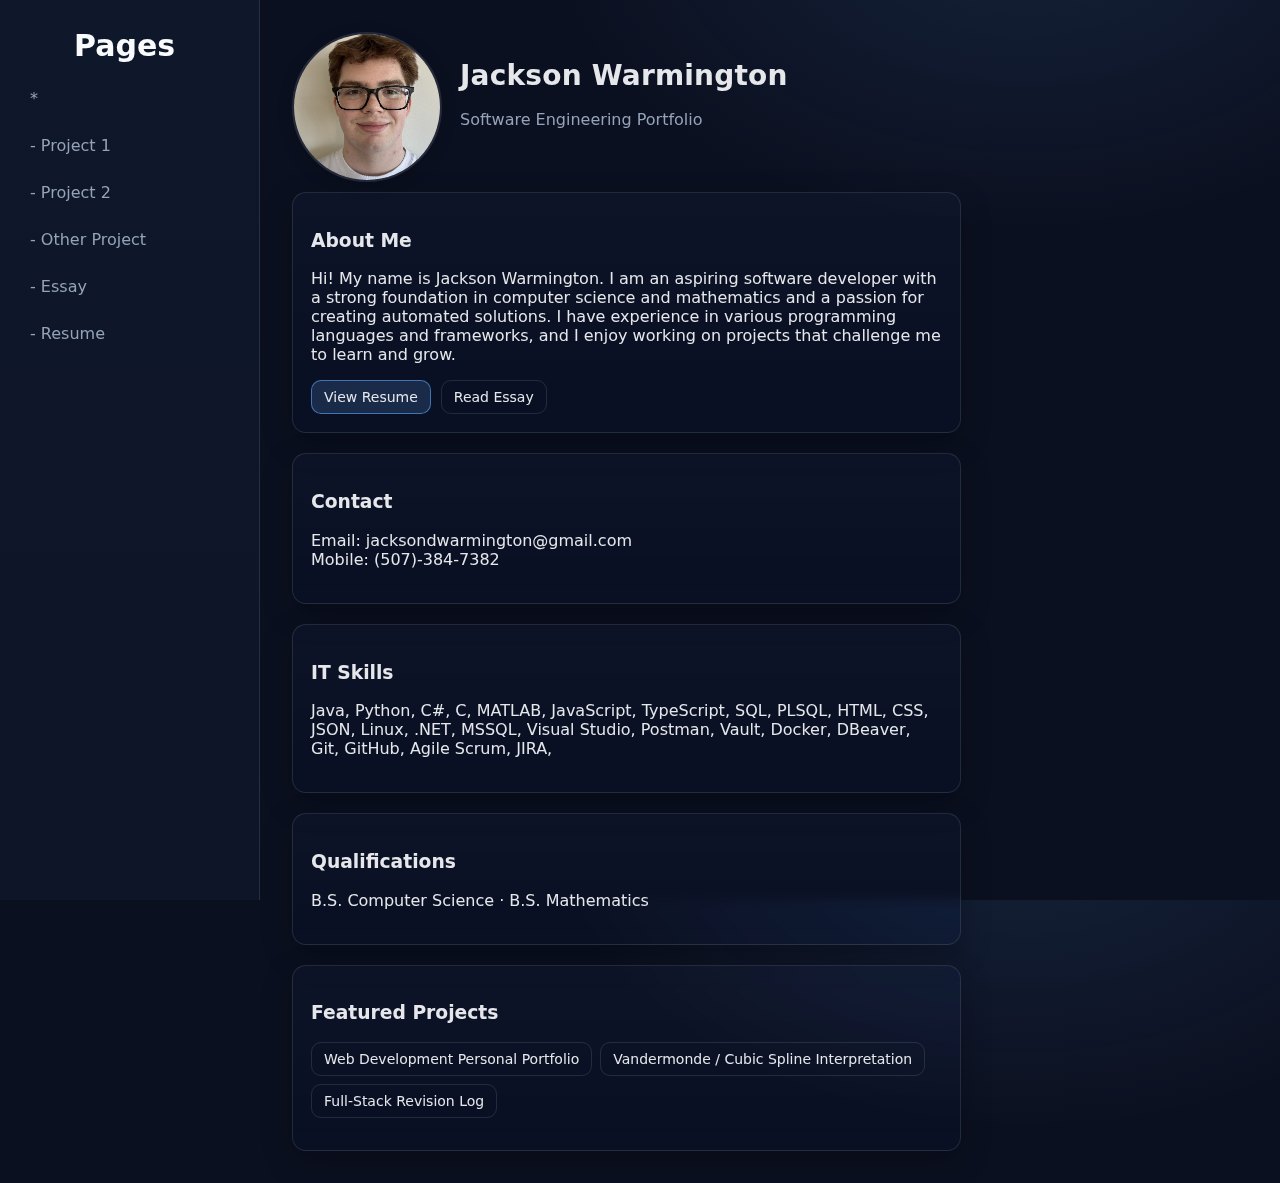
<file: index.html>
<!DOCTYPE html>
<html lang="en">
  <head>
    <meta charset="UTF-8" />
    <!-- link to style sheet -->
    <link rel="stylesheet" href="CSS/portfolio.css" />
    <meta name="viewport" content="width=device-width, initial-scale=1.0" />
    <title>Portfolio</title>
  </head>

  <body>
    <!-- Hamburger button + overlay (mobile only) -->
    <button
      id="hamburger"
      class="hamburger"
      aria-label="Open menu"
      aria-controls="main-nav"
      aria-expanded="false"
    >
      <span class="hamburger-bar"></span>
      <span class="hamburger-bar"></span>
      <span class="hamburger-bar"></span>
    </button>
    <div id="nav-overlay" class="nav-overlay" hidden></div>

    <!-- LEFT Column: Fixed navigation menu -->
    <div class="left">
      <nav id="main-nav" aria-label="Main navigation">
        <h2>Pages</h2>
        <ul class="nav">
          <li><a href="index.html">*</a></li>
          <li><a href="project1.html"> - Project 1</a></li>
          <li><a href="project2.html"> - Project 2</a></li>
          <li><a href="project3.html"> - Other Project</a></li>
          <li><a href="essay.html"> - Essay</a></li>
          <li><a href="resume.html"> - Resume</a></li>
        </ul>
      </nav>
    </div>

    <!-- RIGHT Column: page content -->
    <div class="right">
      <!-- Row for profile pic and title -->
      <div class="hero-row">
        <img
          class="hero-avatar"
          src="Images/Jackson_Headshot.jpg"
          alt="Profile"
        />
        <div>
          <h1 class="page-title">Jackson Warmington <br /></h1>
          <p class="page-subtitle">Software Engineering Portfolio</p>
        </div>
      </div>

      <!-- Create a grid container for the project cards (appears below hero-row since it is below it in html) -->
      <div class="projects-grid">
        <!-- Grid item -->
        <div class="project-card">
          <h3>About Me</h3>
          <p>
            Hi! My name is Jackson Warmington. I am an aspiring software
            developer with a strong foundation in computer science and
            mathematics and a passion for creating automated solutions. I have
            experience in various programming languages and frameworks, and I
            enjoy working on projects that challenge me to learn and grow.
          </p>
          <div class="card-actions">
            <a class="btn primary" href="resume.html">View Resume</a>
            <a class="btn" href="essay.html">Read Essay</a>
          </div>
        </div>

        <div class="project-card">
          <h3>Contact</h3>
          <p>Email: jacksondwarmington@gmail.com<br />Mobile: (507)-384-7382</p>
        </div>

        <div class="project-card">
          <h3>IT Skills</h3>
          <p>
            Java, Python, C#, C, MATLAB, JavaScript, TypeScript, SQL, PLSQL,
            HTML, CSS, JSON, Linux, .NET, MSSQL, Visual Studio, Postman, Vault,
            Docker, DBeaver, Git, GitHub, Agile Scrum, JIRA,
          </p>
        </div>

        <div class="project-card">
          <h3>Qualifications</h3>
          <p>B.S. Computer Science · B.S. Mathematics</p>
        </div>
        <!-- links used to go to projects -->
        <div class="project-card">
          <h3>Featured Projects</h3>
          <div class="tags">
            <a class="btn" href="project1.html"
              >Web Development Personal Portfolio</a
            >
            <a class="btn" href="project2.html"
              >Vandermonde / Cubic Spline Interpretation</a
            >
            <a class="btn" href="project3.html">Full-Stack Revision Log</a>
          </div>
        </div>
      </div>
    </div>

    <script src="js/menu.js"></script>
  </body>
</html>
</file>
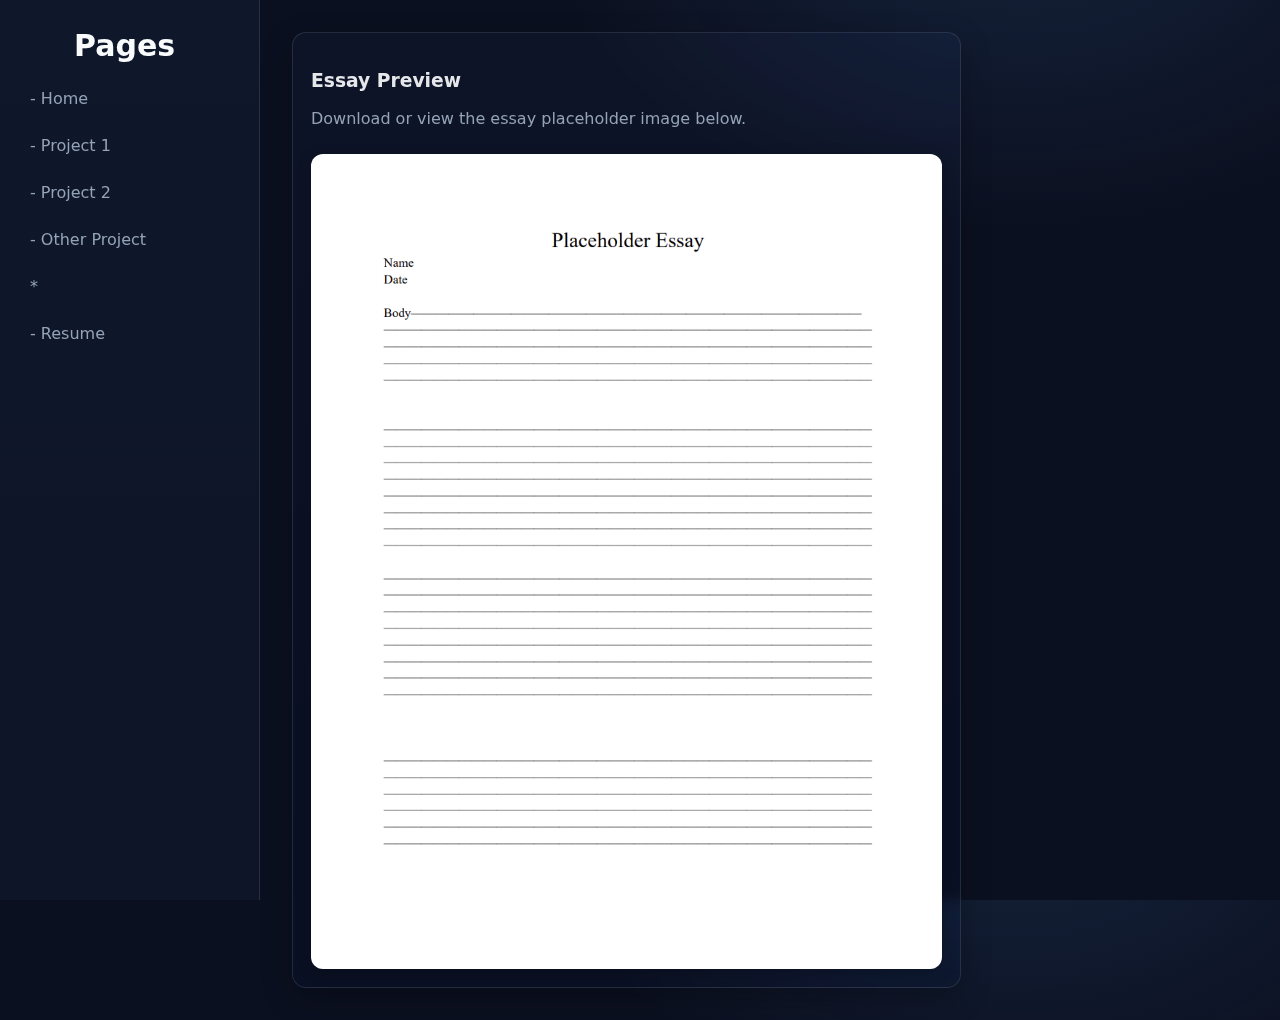
<file: essay.html>
<!DOCTYPE html>
<html lang="en">
  <head>
    <meta charset="UTF-8" />
    <meta name="viewport" content="width=device-width, initial-scale=1.0" />
    <title>Essay</title>
    <link rel="stylesheet" href="CSS/portfolio.css" />
  </head>

  <body>
    <!-- Hamburger button + overlay (mobile only) -->
    <button id="hamburger" class="hamburger" aria-label="Open menu" aria-controls="main-nav" aria-expanded="false">
      <span class="hamburger-bar"></span>
      <span class="hamburger-bar"></span>
      <span class="hamburger-bar"></span>
    </button>

    <div id="nav-overlay" class="nav-overlay" hidden></div>

    <div class="left">
      <!-- Fixed left navigation (current page marked with *) -->
      <nav id="main-nav" aria-label="Main navigation">
        <h2>Pages</h2>
        <ul class="nav">
          <li><a href="index.html"> - Home</a></li>
          <li><a href="project1.html"> - Project 1</a></li>
          <li><a href="project2.html"> - Project 2</a></li>
          <li><a href="project3.html"> - Other Project</a></li>
          <li><a href="essay.html">*</a></li>
          <li><a href="resume.html"> - Resume</a></li>
        </ul>
      </nav>
    </div>

    <div class="right">
      <!-- Essay content presented in a themed card -->
      <div class="projects-grid">
        <div class="project-card">
          <h3>Essay Preview</h3>
          <p class="page-subtitle">
            Download or view the essay placeholder image below.
          </p>
          <img
            src="Images/PlaceholderEssay.png"
            alt="Placeholder Essay"
            style="
              width: 100%;
              height: auto;
              display: block;
              border-radius: 12px;
            "
          />
        </div>
      </div>
    </div>
    <script src="js/menu.js"></script>
  </body>
</html>
</file>
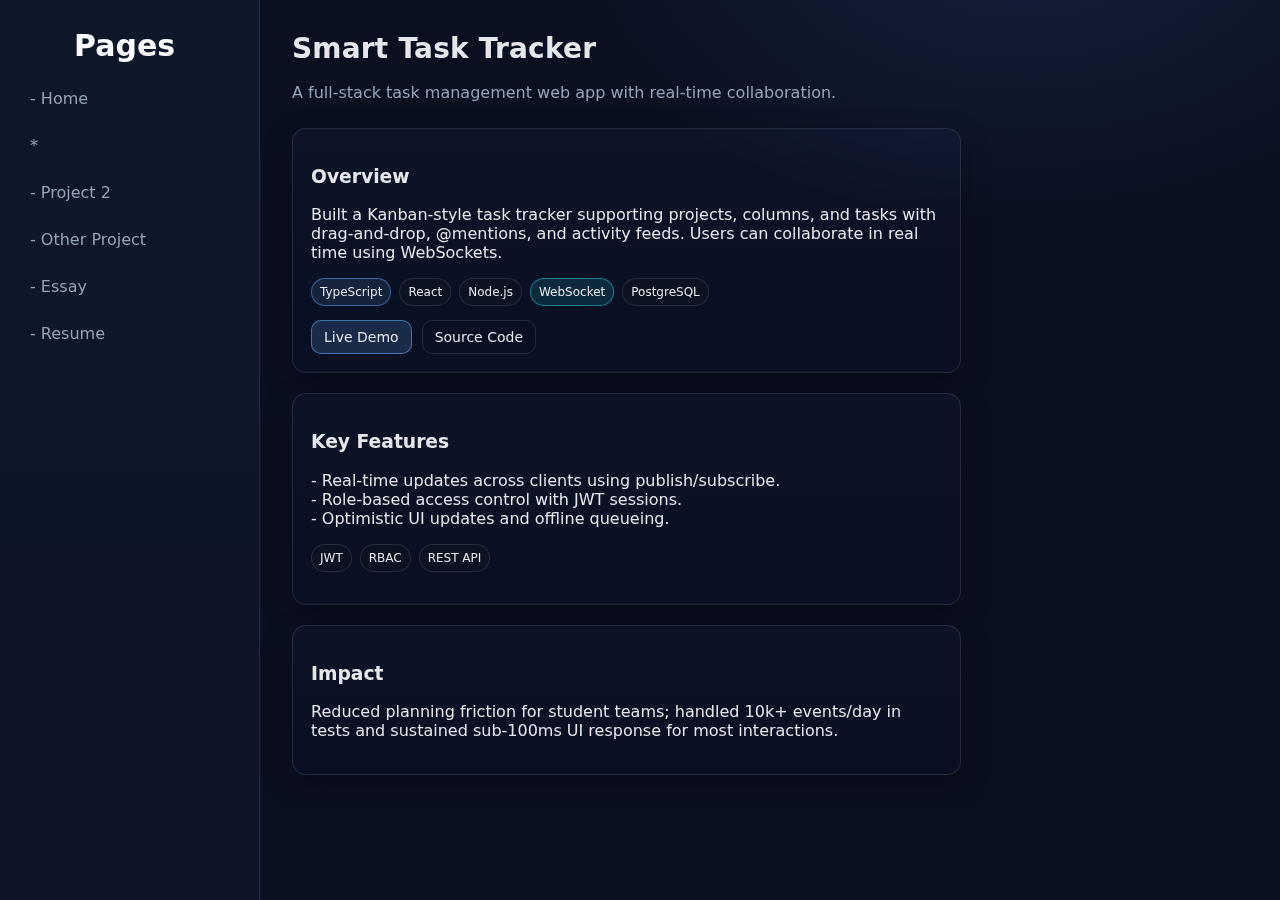
<file: project1.html>
<!DOCTYPE html>
<html lang="en">
  <head>
    <meta charset="UTF-8" />
    <meta name="viewport" content="width=device-width, initial-scale=1.0" />
    <title>Computer Science Project 1 — Smart Task Tracker</title>
    <link rel="stylesheet" href="CSS/portfolio.css" />
  </head>

  <body>
    <div class="left">
      <!-- Fixed left navigation (current page marked with *) -->
      <nav aria-label="Main navigation">
        <h2>Pages</h2>
        <ul class="nav">
          <li><a href="index.html"> - Home</a></li>
          <li><a href="project1.html">*</a></li>
          <li><a href="project2.html"> - Project 2</a></li>
          <li><a href="project3.html"> - Other Project</a></li>
          <li><a href="essay.html"> - Essay</a></li>
          <li><a href="resume.html"> - Resume</a></li>
        </ul>
      </nav>
    </div>

    <div class="right">
      <!-- Project 1 content in themed cards -->
      <h1 class="page-title">Smart Task Tracker</h1>
      <p class="page-subtitle">
        A full-stack task management web app with real-time collaboration.
      </p>

      <div class="projects-grid">
        <div class="project-card">
          <h3>Overview</h3>
          <p>
            Built a Kanban-style task tracker supporting projects, columns, and
            tasks with drag-and-drop, @mentions, and activity feeds. Users can
            collaborate in real time using WebSockets.
          </p>
          <div class="tags">
            <span class="tag accent">TypeScript</span>
            <span class="tag">React</span>
            <span class="tag">Node.js</span>
            <span class="tag accent2">WebSocket</span>
            <span class="tag">PostgreSQL</span>
          </div>
          <div class="card-actions">
            <a class="btn primary" href="#">Live Demo</a>
            <a class="btn" href="#">Source Code</a>
          </div>
        </div>

        <div class="project-card">
          <h3>Key Features</h3>
          <p>
            - Real-time updates across clients using publish/subscribe.
            <br />- Role-based access control with JWT sessions. <br />-
            Optimistic UI updates and offline queueing.
          </p>
          <div class="tags">
            <span class="tag">JWT</span>
            <span class="tag">RBAC</span>
            <span class="tag">REST API</span>
          </div>
        </div>

        <div class="project-card">
          <h3>Impact</h3>
          <p>
            Reduced planning friction for student teams; handled 10k+ events/day
            in tests and sustained sub-100ms UI response for most interactions.
          </p>
        </div>
      </div>
    </div>
  </body>
</html>
</file>
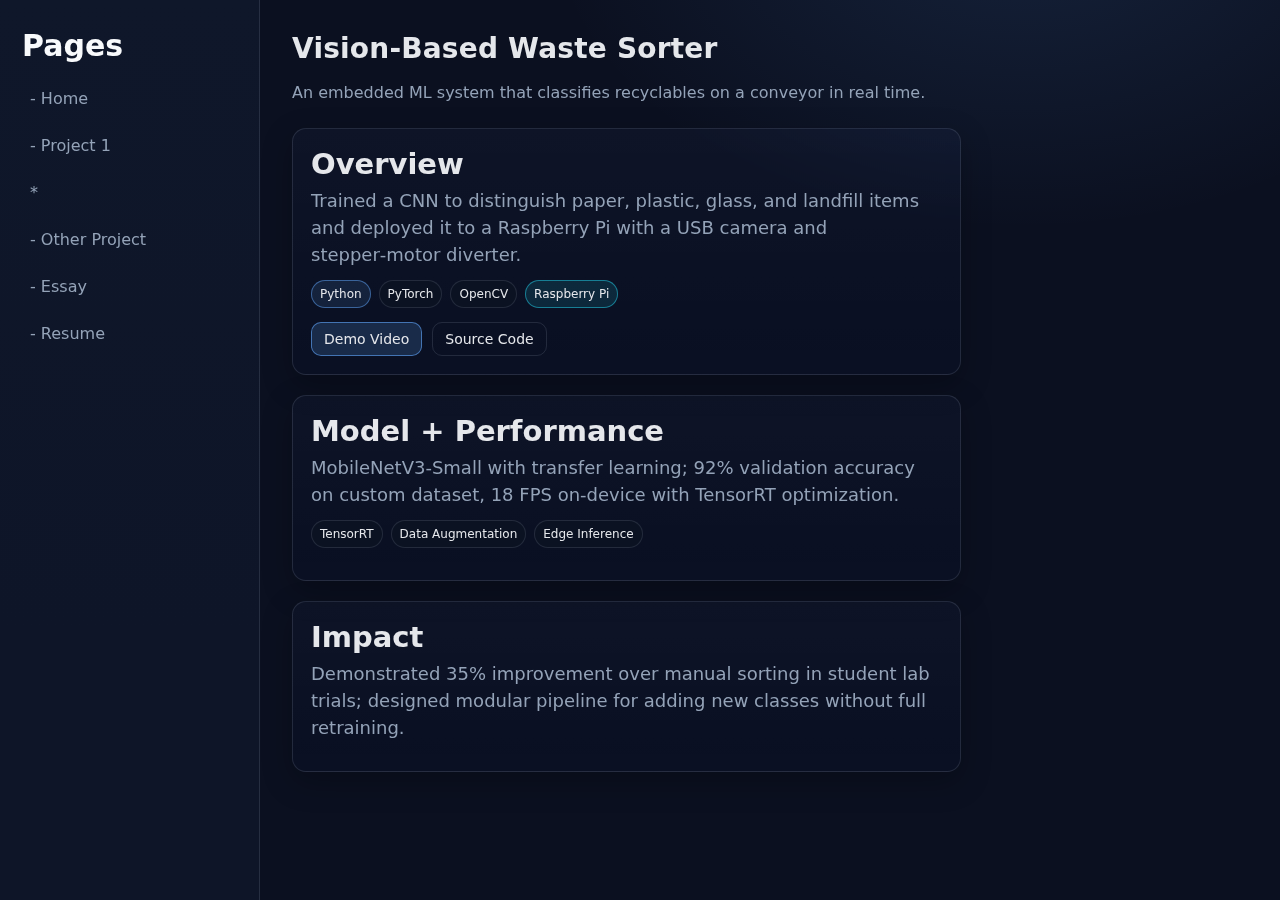
<file: project2.html>
<!DOCTYPE html>
<html lang="en">
  <head>
    <meta charset="UTF-8" />
    <meta name="viewport" content="width=device-width, initial-scale=1.0" />
    <title>Computer Science Project 2 — Vision-Based Waste Sorter</title>
    <link rel="stylesheet" href="CSS/projects.css" />
  </head>

  <body>
    <div class="left">
      <!-- Fixed left navigation (current page marked with *) -->
      <nav aria-label="Main navigation">
        <h2>Pages</h2>
        <ul class="nav">
          <li><a href="index.html"> - Home</a></li>
          <li><a href="project1.html"> - Project 1</a></li>
          <li><a href="project2.html">*</a></li>
          <li><a href="project3.html"> - Other Project</a></li>
          <li><a href="essay.html"> - Essay</a></li>
          <li><a href="resume.html"> - Resume</a></li>
        </ul>
      </nav>
    </div>

    <div class="right">
      <!-- Project 2 content in themed cards -->
      <h1 class="page-title">Vision‑Based Waste Sorter</h1>
      <p class="page-subtitle">
        An embedded ML system that classifies recyclables on a conveyor in real
        time.
      </p>

      <div class="projects-grid">
        <div class="project-card">
          <h3>Overview</h3>
          <p>
            Trained a CNN to distinguish paper, plastic, glass, and landfill
            items and deployed it to a Raspberry Pi with a USB camera and
            stepper‑motor diverter.
          </p>
          <div class="tags">
            <span class="tag accent">Python</span>
            <span class="tag">PyTorch</span>
            <span class="tag">OpenCV</span>
            <span class="tag accent2">Raspberry Pi</span>
          </div>
          <div class="card-actions">
            <a class="btn primary" href="#">Demo Video</a>
            <a class="btn" href="#">Source Code</a>
          </div>
        </div>

        <div class="project-card">
          <h3>Model + Performance</h3>
          <p>
            MobileNetV3‑Small with transfer learning; 92% validation accuracy on
            custom dataset, 18 FPS on-device with TensorRT optimization.
          </p>
          <div class="tags">
            <span class="tag">TensorRT</span>
            <span class="tag">Data Augmentation</span>
            <span class="tag">Edge Inference</span>
          </div>
        </div>

        <div class="project-card">
          <h3>Impact</h3>
          <p>
            Demonstrated 35% improvement over manual sorting in student lab
            trials; designed modular pipeline for adding new classes without
            full retraining.
          </p>
        </div>
      </div>
    </div>
  </body>
</html>
</file>
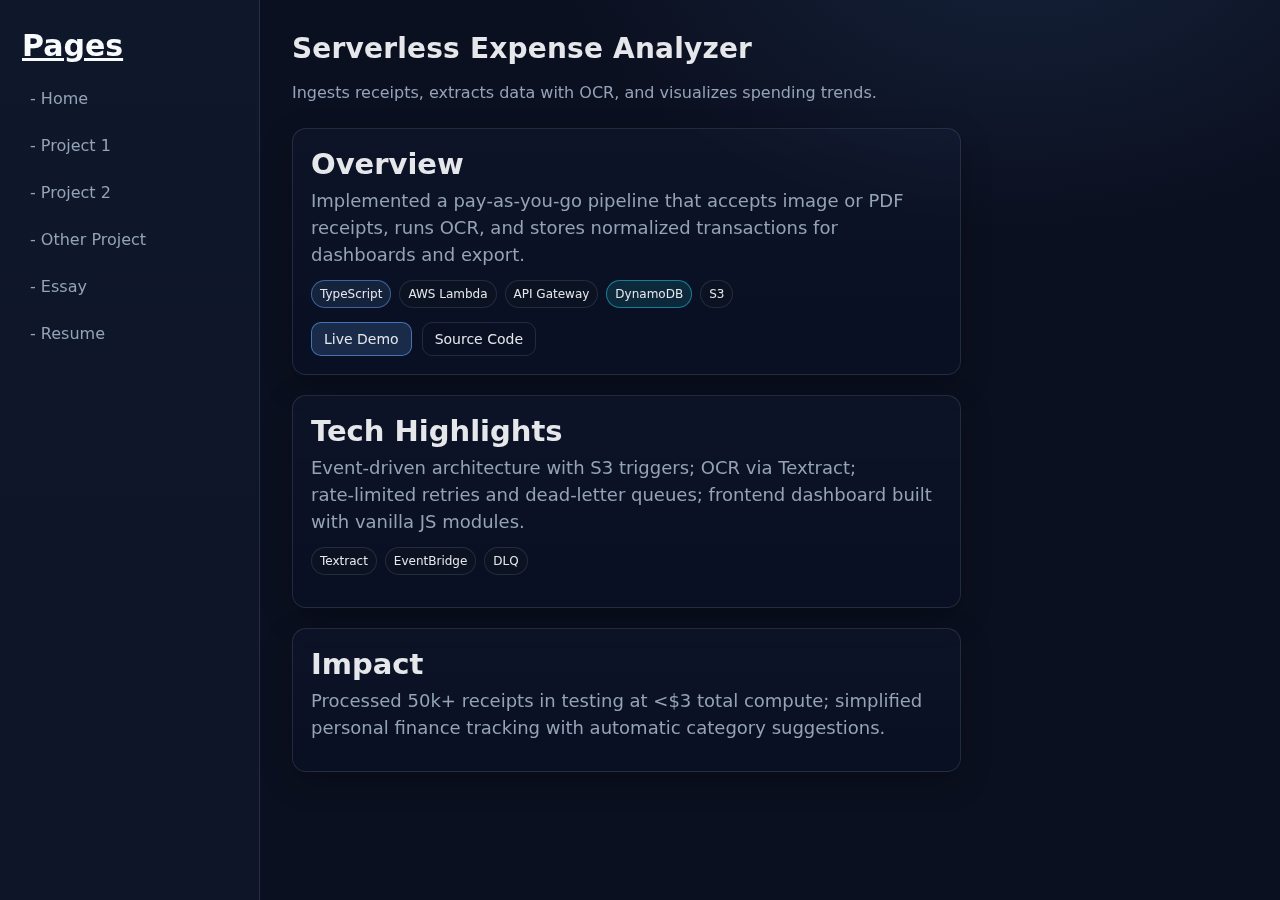
<file: project3.html>
<!DOCTYPE html>
<html lang="en">
  <head>
    <meta charset="UTF-8" />
    <meta name="viewport" content="width=device-width, initial-scale=1.0" />
    <title>Other Project — Serverless Expense Analyzer</title>
    <link rel="stylesheet" href="CSS/projects.css" />
  </head>

  <body>
    <div class="left">
      <nav aria-label="Main navigation">
        <h2><u>Pages</u></h2>
        <ul class="nav">
          <li><a href="index.html"> - Home</a></li>
          <li><a href="project1.html"> - Project 1</a></li>
          <li><a href="project2.html"> - Project 2</a></li>
          <li><a href="project3.html"> - Other Project</a></li>
          <li><a href="essay.html"> - Essay</a></li>
          <li><a href="resume.html"> - Resume</a></li>
        </ul>
      </nav>
    </div>

    <div class="right">
      <h1 class="page-title">Serverless Expense Analyzer</h1>
      <p class="page-subtitle">
        Ingests receipts, extracts data with OCR, and visualizes spending
        trends.
      </p>

      <div class="projects-grid">
        <div class="project-card">
          <h3>Overview</h3>
          <p>
            Implemented a pay‑as‑you‑go pipeline that accepts image or PDF
            receipts, runs OCR, and stores normalized transactions for
            dashboards and export.
          </p>
          <div class="tags">
            <span class="tag accent">TypeScript</span>
            <span class="tag">AWS Lambda</span>
            <span class="tag">API Gateway</span>
            <span class="tag accent2">DynamoDB</span>
            <span class="tag">S3</span>
          </div>
          <div class="card-actions">
            <a class="btn primary" href="#">Live Demo</a>
            <a class="btn" href="#">Source Code</a>
          </div>
        </div>

        <div class="project-card">
          <h3>Tech Highlights</h3>
          <p>
            Event‑driven architecture with S3 triggers; OCR via Textract;
            rate‑limited retries and dead‑letter queues; frontend dashboard
            built with vanilla JS modules.
          </p>
          <div class="tags">
            <span class="tag">Textract</span>
            <span class="tag">EventBridge</span>
            <span class="tag">DLQ</span>
          </div>
        </div>

        <div class="project-card">
          <h3>Impact</h3>
          <p>
            Processed 50k+ receipts in testing at <$3 total compute; simplified
            personal finance tracking with automatic category suggestions.
          </p>
        </div>
      </div>
    </div>
  </body>
</html>
</file>
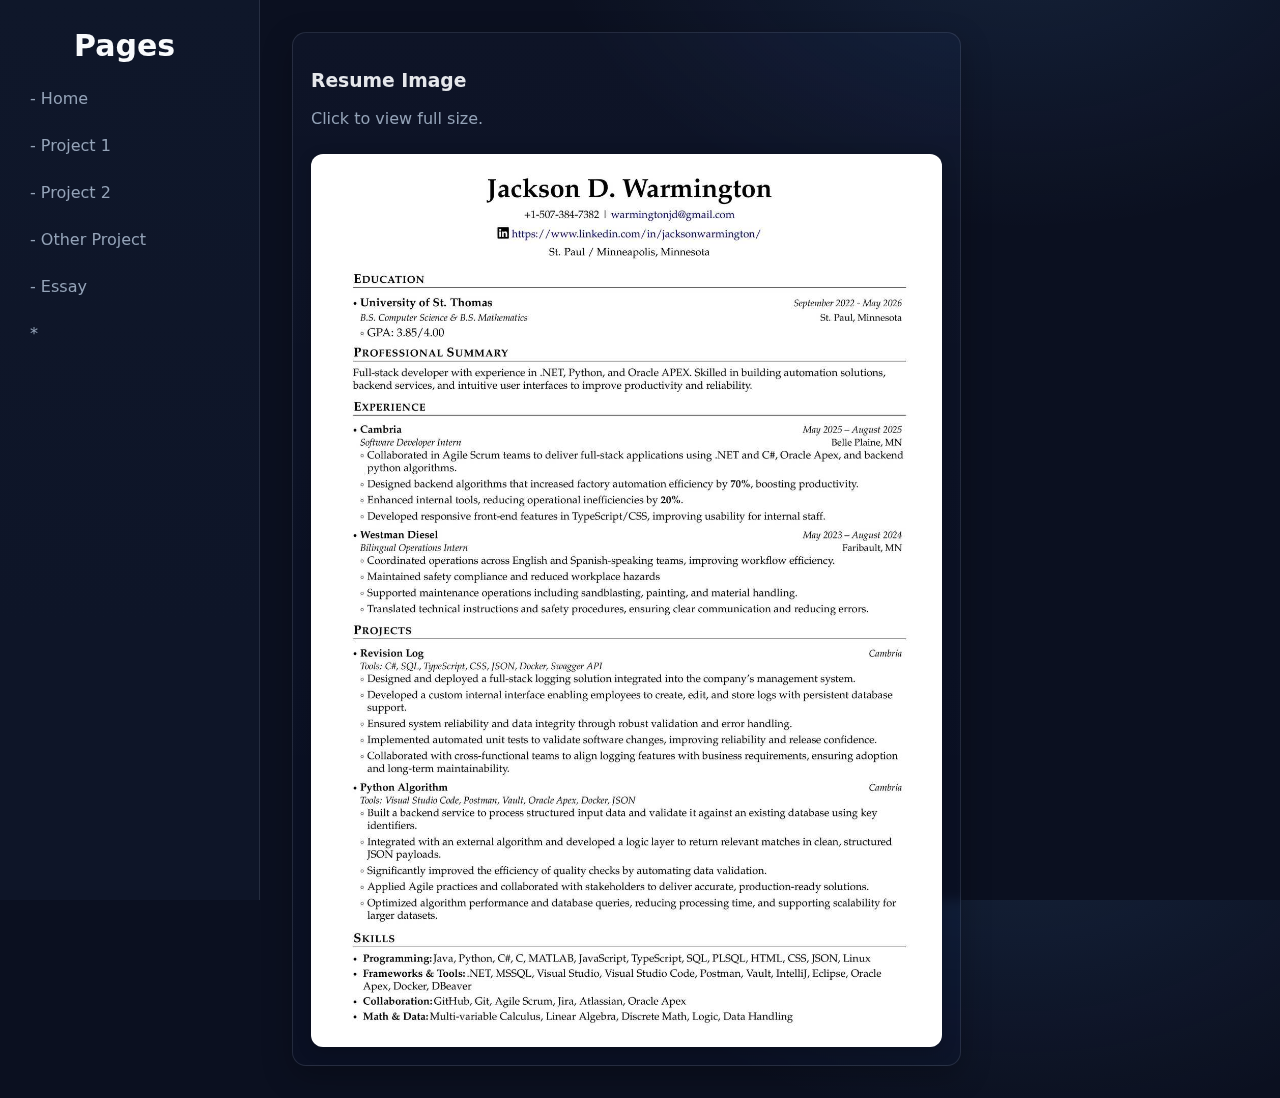
<file: resume.html>
<!DOCTYPE html>
<html lang="en">
  <head>
    <meta charset="UTF-8" />
    <meta name="viewport" content="width=device-width, initial-scale=1.0" />
    <title>Resume</title>
    <link rel="stylesheet" href="CSS/portfolio.css" />
  </head>

  <body>
    <!-- Hamburger button + overlay (mobile only) -->
    <button id="hamburger" class="hamburger" aria-label="Open menu" aria-controls="main-nav" aria-expanded="false">
      <span class="hamburger-bar"></span>
      <span class="hamburger-bar"></span>
      <span class="hamburger-bar"></span>
    </button>

    <div id="nav-overlay" class="nav-overlay" hidden></div>

    <div class="left">
      <!-- Fixed left navigation (current page marked with *) -->
      <nav id="main-nav" aria-label="Main navigation">
        <h2>Pages</h2>
        <ul class="nav">
          <li><a href="index.html"> - Home</a></li>
          <li><a href="project1.html"> - Project 1</a></li>
          <li><a href="project2.html"> - Project 2</a></li>
          <li><a href="project3.html"> - Other Project</a></li>
          <li><a href="essay.html"> - Essay</a></li>
          <li><a href="resume.html">*</a></li>
        </ul>
      </nav>
    </div>
    <div class="right">
      <!-- Resume content presented in a themed card with link to full size -->
      <div class="projects-grid">
        <div class="project-card">
          <h3>Resume Image</h3>
          <p class="page-subtitle">Click to view full size.</p>
          <a href="Images/Jackson_Warmington_Resume.jpg" target="_blank">
            <img
              src="Images/Jackson_Warmington_Resume.jpg"
              alt="Resume Image"
              style="
                width: 100%;
                height: auto;
                display: block;
                border-radius: 12px;
              "
            />
          </a>
        </div>
      </div>
    </div>
    <script src="js/menu.js"></script>
  </body>
</html>
</file>
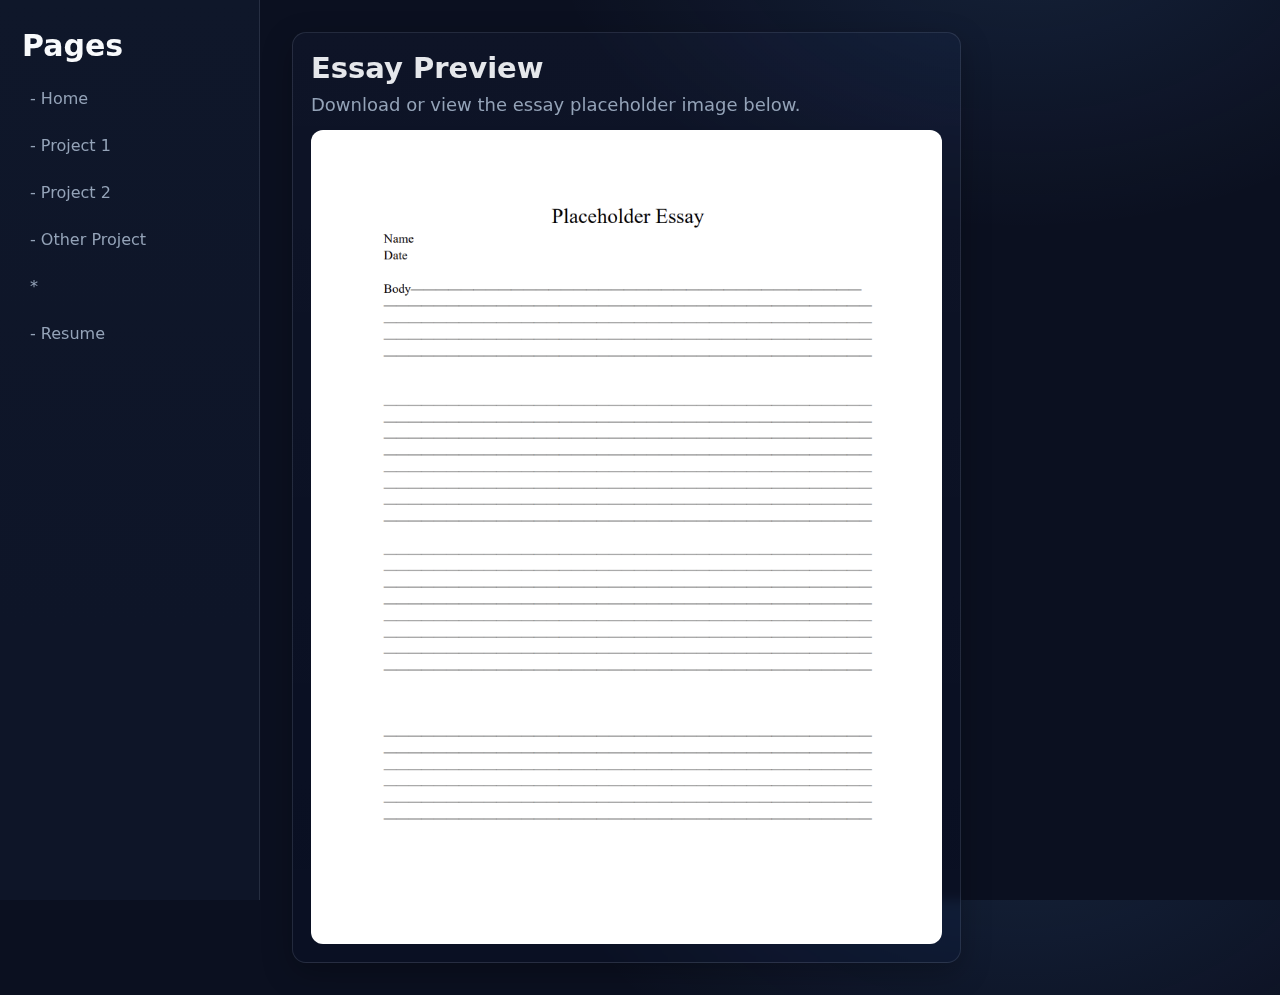
<file: Pages/essay.html>
<!DOCTYPE html>
<html lang="en">
  <head>
    <meta charset="UTF-8" />
    <meta name="viewport" content="width=device-width, initial-scale=1.0" />
    <title>Essay</title>
    <link rel="stylesheet" href="../CSS/projects.css" />
  </head>

  <body>
    <div class="left">
      <!-- Fixed left navigation (current page marked with *) -->
      <nav aria-label="Main navigation">
        <h2>Pages</h2>
        <ul class="nav">
          <li><a href="index.html"> - Home</a></li>
          <li><a href="project1.html"> - Project 1</a></li>
          <li><a href="project2.html"> - Project 2</a></li>
          <li><a href="project3.html"> - Other Project</a></li>
          <li><a href="essay.html">*</a></li>
          <li><a href="resume.html"> - Resume</a></li>
        </ul>
      </nav>
    </div>

    <div class="right">
      <!-- Essay content presented in a themed card -->
      <div class="projects-grid">
        <div class="project-card">
          <h3>Essay Preview</h3>
          <p class="page-subtitle">
            Download or view the essay placeholder image below.
          </p>
          <img
            src="../Images/PlaceholderEssay.png"
            alt="Placeholder Essay"
            style="
              width: 100%;
              height: auto;
              display: block;
              border-radius: 12px;
            "
          />
        </div>
      </div>
    </div>
  </body>
</html>
</file>
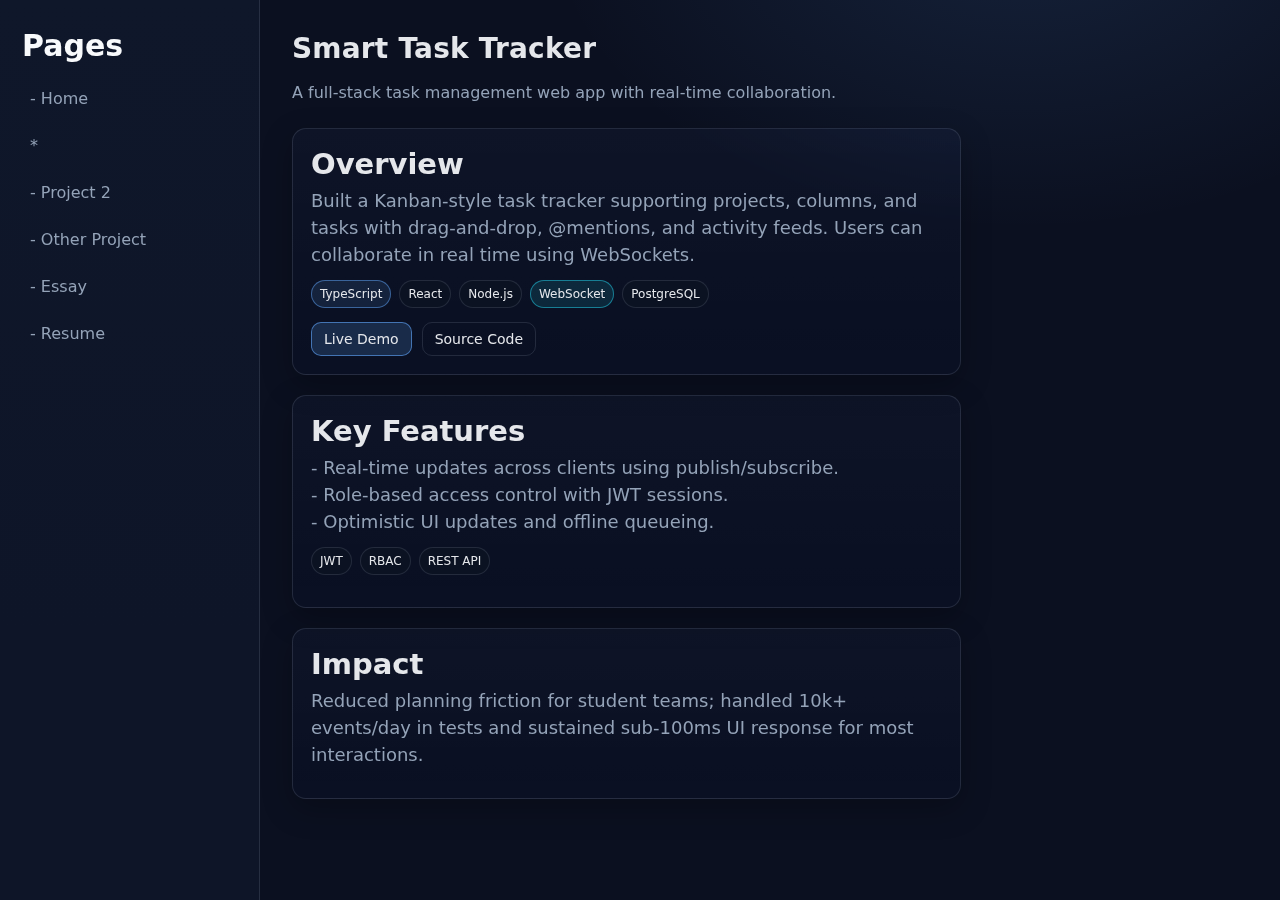
<file: Pages/project1.html>
<!DOCTYPE html>
<html lang="en">
  <head>
    <meta charset="UTF-8" />
    <meta name="viewport" content="width=device-width, initial-scale=1.0" />
    <title>Computer Science Project 1 — Smart Task Tracker</title>
    <link rel="stylesheet" href="../CSS/projects.css" />
  </head>

  <body>
    <div class="left">
      <!-- Fixed left navigation (current page marked with *) -->
      <nav aria-label="Main navigation">
        <h2>Pages</h2>
        <ul class="nav">
          <li><a href="index.html"> - Home</a></li>
          <li><a href="project1.html">*</a></li>
          <li><a href="project2.html"> - Project 2</a></li>
          <li><a href="project3.html"> - Other Project</a></li>
          <li><a href="essay.html"> - Essay</a></li>
          <li><a href="resume.html"> - Resume</a></li>
        </ul>
      </nav>
    </div>

    <div class="right">
      <!-- Project 1 content in themed cards -->
      <h1 class="page-title">Smart Task Tracker</h1>
      <p class="page-subtitle">
        A full-stack task management web app with real-time collaboration.
      </p>

      <div class="projects-grid">
        <div class="project-card">
          <h3>Overview</h3>
          <p>
            Built a Kanban-style task tracker supporting projects, columns, and
            tasks with drag-and-drop, @mentions, and activity feeds. Users can
            collaborate in real time using WebSockets.
          </p>
          <div class="tags">
            <span class="tag accent">TypeScript</span>
            <span class="tag">React</span>
            <span class="tag">Node.js</span>
            <span class="tag accent2">WebSocket</span>
            <span class="tag">PostgreSQL</span>
          </div>
          <div class="card-actions">
            <a class="btn primary" href="#">Live Demo</a>
            <a class="btn" href="#">Source Code</a>
          </div>
        </div>

        <div class="project-card">
          <h3>Key Features</h3>
          <p>
            - Real-time updates across clients using publish/subscribe.
            <br />- Role-based access control with JWT sessions. <br />-
            Optimistic UI updates and offline queueing.
          </p>
          <div class="tags">
            <span class="tag">JWT</span>
            <span class="tag">RBAC</span>
            <span class="tag">REST API</span>
          </div>
        </div>

        <div class="project-card">
          <h3>Impact</h3>
          <p>
            Reduced planning friction for student teams; handled 10k+ events/day
            in tests and sustained sub-100ms UI response for most interactions.
          </p>
        </div>
      </div>
    </div>
  </body>
</html>
</file>
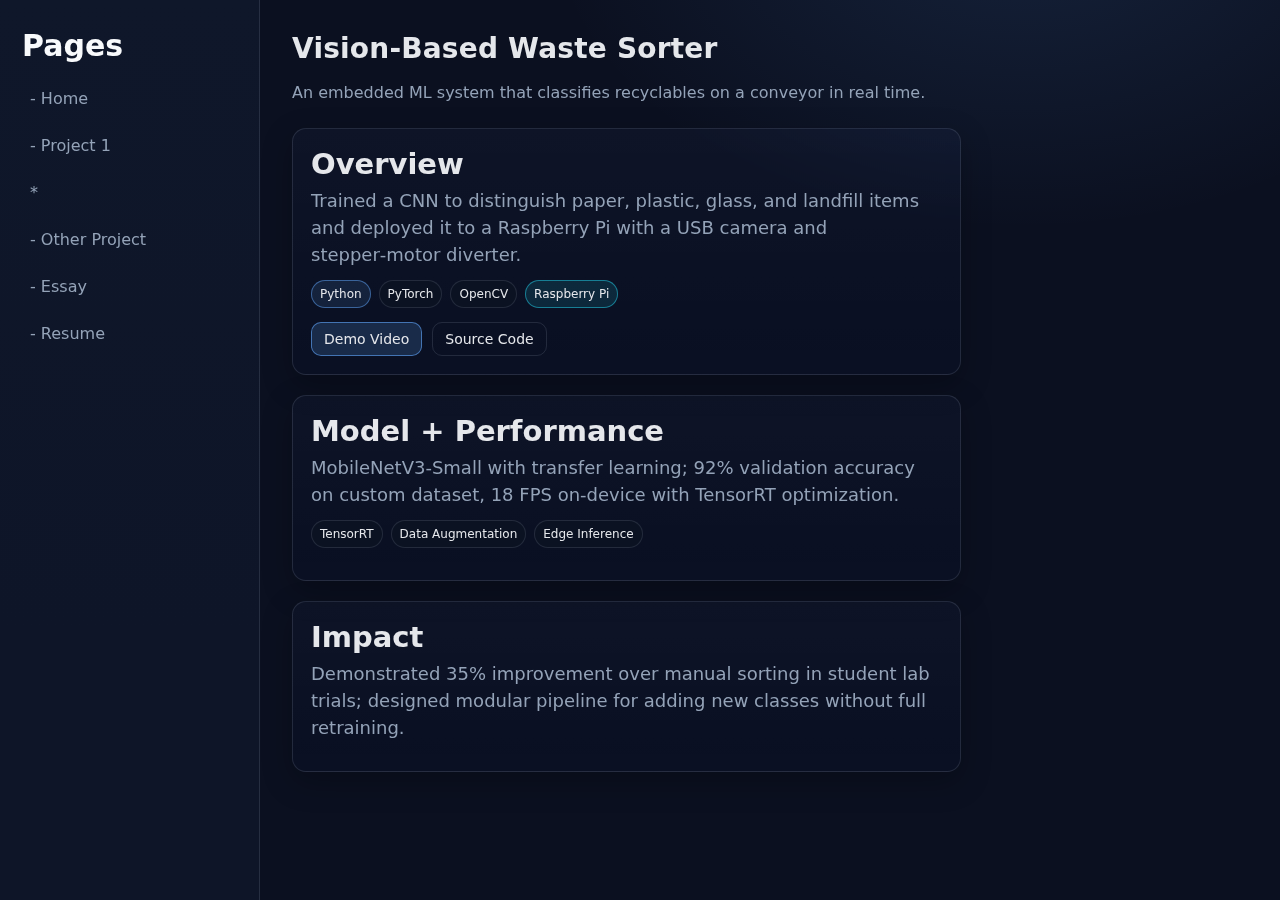
<file: Pages/project2.html>
<!DOCTYPE html>
<html lang="en">
  <head>
    <meta charset="UTF-8" />
    <meta name="viewport" content="width=device-width, initial-scale=1.0" />
    <title>Computer Science Project 2 — Vision-Based Waste Sorter</title>
    <link rel="stylesheet" href="../CSS/projects.css" />
  </head>

  <body>
    <div class="left">
      <!-- Fixed left navigation (current page marked with *) -->
      <nav aria-label="Main navigation">
        <h2>Pages</h2>
        <ul class="nav">
          <li><a href="index.html"> - Home</a></li>
          <li><a href="project1.html"> - Project 1</a></li>
          <li><a href="project2.html">*</a></li>
          <li><a href="project3.html"> - Other Project</a></li>
          <li><a href="essay.html"> - Essay</a></li>
          <li><a href="resume.html"> - Resume</a></li>
        </ul>
      </nav>
    </div>

    <div class="right">
      <!-- Project 2 content in themed cards -->
      <h1 class="page-title">Vision‑Based Waste Sorter</h1>
      <p class="page-subtitle">
        An embedded ML system that classifies recyclables on a conveyor in real
        time.
      </p>

      <div class="projects-grid">
        <div class="project-card">
          <h3>Overview</h3>
          <p>
            Trained a CNN to distinguish paper, plastic, glass, and landfill
            items and deployed it to a Raspberry Pi with a USB camera and
            stepper‑motor diverter.
          </p>
          <div class="tags">
            <span class="tag accent">Python</span>
            <span class="tag">PyTorch</span>
            <span class="tag">OpenCV</span>
            <span class="tag accent2">Raspberry Pi</span>
          </div>
          <div class="card-actions">
            <a class="btn primary" href="#">Demo Video</a>
            <a class="btn" href="#">Source Code</a>
          </div>
        </div>

        <div class="project-card">
          <h3>Model + Performance</h3>
          <p>
            MobileNetV3‑Small with transfer learning; 92% validation accuracy on
            custom dataset, 18 FPS on-device with TensorRT optimization.
          </p>
          <div class="tags">
            <span class="tag">TensorRT</span>
            <span class="tag">Data Augmentation</span>
            <span class="tag">Edge Inference</span>
          </div>
        </div>

        <div class="project-card">
          <h3>Impact</h3>
          <p>
            Demonstrated 35% improvement over manual sorting in student lab
            trials; designed modular pipeline for adding new classes without
            full retraining.
          </p>
        </div>
      </div>
    </div>
  </body>
</html>
</file>
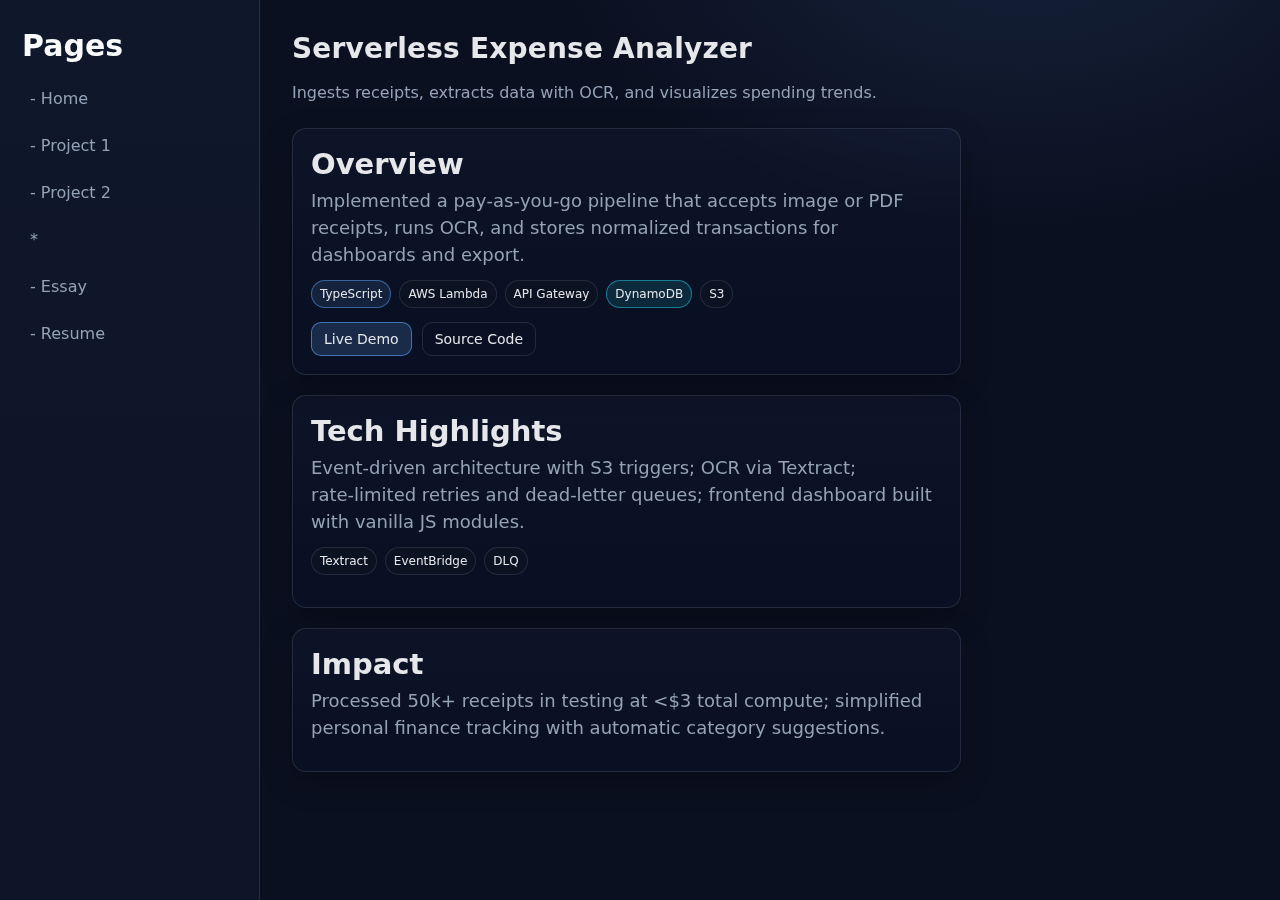
<file: Pages/project3.html>
<!DOCTYPE html>
<html lang="en">
  <head>
    <meta charset="UTF-8" />
    <meta name="viewport" content="width=device-width, initial-scale=1.0" />
    <title>Other Project — Serverless Expense Analyzer</title>
    <link rel="stylesheet" href="../CSS/projects.css" />
  </head>

  <body>
    <div class="left">
      <!-- Fixed left navigation (current page marked with *) -->
      <nav aria-label="Main navigation">
        <h2>Pages</h2>
        <ul class="nav">
          <li><a href="index.html"> - Home</a></li>
          <li><a href="project1.html"> - Project 1</a></li>
          <li><a href="project2.html"> - Project 2</a></li>
          <li><a href="project3.html">*</a></li>
          <li><a href="essay.html"> - Essay</a></li>
          <li><a href="resume.html"> - Resume</a></li>
        </ul>
      </nav>
    </div>

    <div class="right">
      <!-- Project 3 content in themed cards -->
      <h1 class="page-title">Serverless Expense Analyzer</h1>
      <p class="page-subtitle">
        Ingests receipts, extracts data with OCR, and visualizes spending
        trends.
      </p>

      <div class="projects-grid">
        <div class="project-card">
          <h3>Overview</h3>
          <p>
            Implemented a pay‑as‑you‑go pipeline that accepts image or PDF
            receipts, runs OCR, and stores normalized transactions for
            dashboards and export.
          </p>
          <div class="tags">
            <span class="tag accent">TypeScript</span>
            <span class="tag">AWS Lambda</span>
            <span class="tag">API Gateway</span>
            <span class="tag accent2">DynamoDB</span>
            <span class="tag">S3</span>
          </div>
          <div class="card-actions">
            <a class="btn primary" href="#">Live Demo</a>
            <a class="btn" href="#">Source Code</a>
          </div>
        </div>

        <div class="project-card">
          <h3>Tech Highlights</h3>
          <p>
            Event‑driven architecture with S3 triggers; OCR via Textract;
            rate‑limited retries and dead‑letter queues; frontend dashboard
            built with vanilla JS modules.
          </p>
          <div class="tags">
            <span class="tag">Textract</span>
            <span class="tag">EventBridge</span>
            <span class="tag">DLQ</span>
          </div>
        </div>

        <div class="project-card">
          <h3>Impact</h3>
          <p>
            Processed 50k+ receipts in testing at <$3 total compute; simplified
            personal finance tracking with automatic category suggestions.
          </p>
        </div>
      </div>
    </div>
  </body>
</html>
</file>
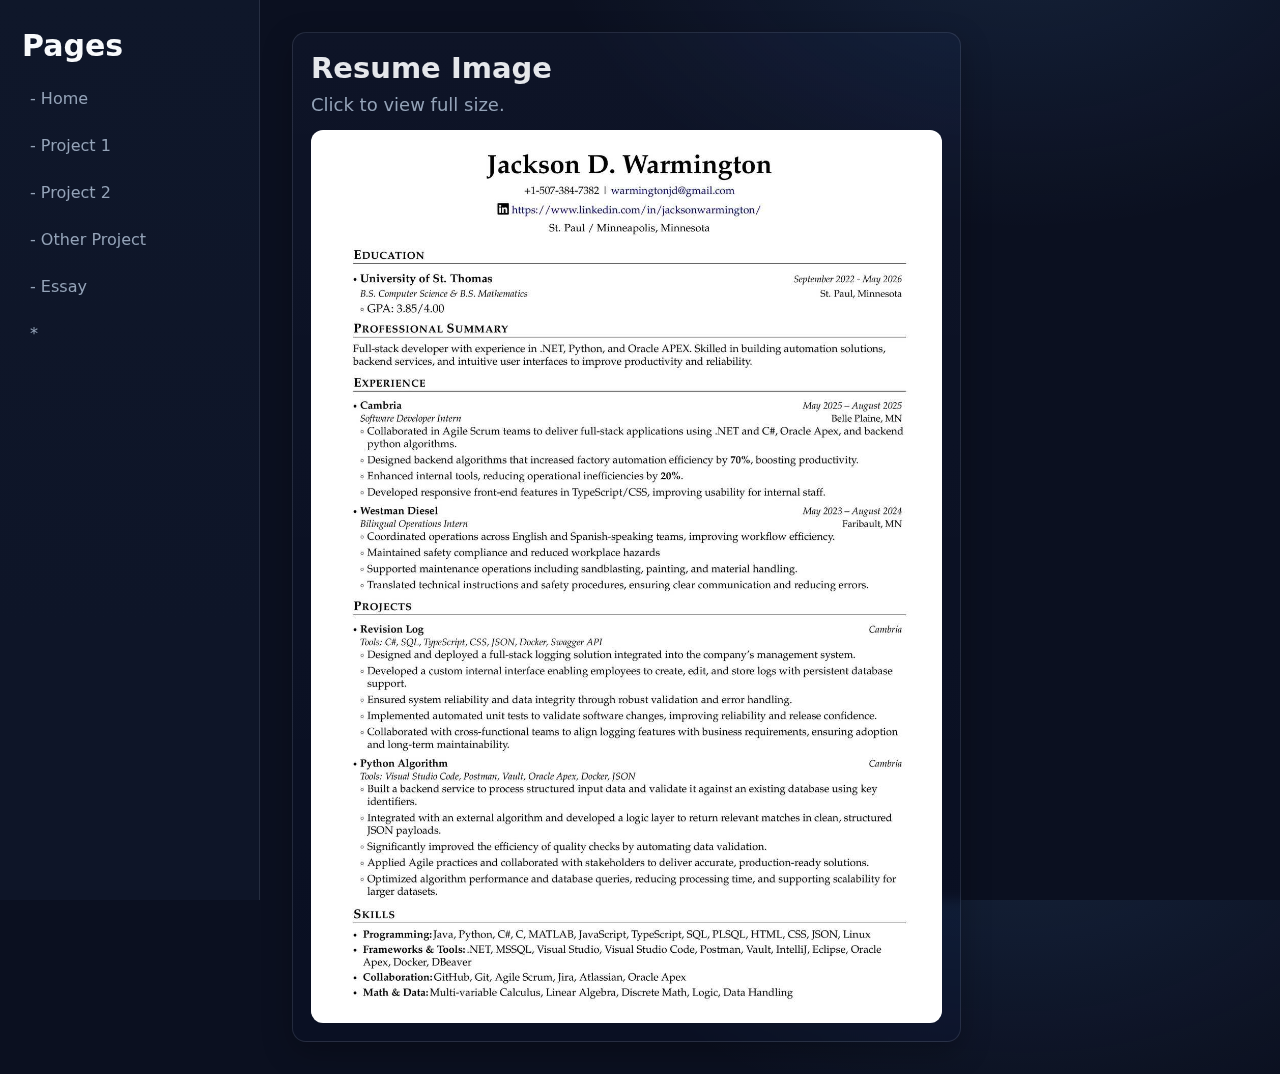
<file: Pages/resume.html>
<!DOCTYPE html>
<html lang="en">
  <head>
    <meta charset="UTF-8" />
    <meta name="viewport" content="width=device-width, initial-scale=1.0" />
    <title>Resume</title>
    <link rel="stylesheet" href="../CSS/projects.css" />
  </head>

  <body>
    <div class="left">
      <!-- Fixed left navigation (current page marked with *) -->
      <nav aria-label="Main navigation">
        <h2>Pages</h2>
        <ul class="nav">
          <li><a href="index.html"> - Home</a></li>
          <li><a href="project1.html"> - Project 1</a></li>
          <li><a href="project2.html"> - Project 2</a></li>
          <li><a href="project3.html"> - Other Project</a></li>
          <li><a href="essay.html"> - Essay</a></li>
          <li><a href="resume.html">*</a></li>
        </ul>
      </nav>
    </div>
    <div class="right">
      <!-- Resume content presented in a themed card with link to full size -->
      <div class="projects-grid">
        <div class="project-card">
          <h3>Resume Image</h3>
          <p class="page-subtitle">Click to view full size.</p>
          <a href="../Images/Jackson_Warmington_Resume.jpg" target="_blank">
            <img
              src="../Images/Jackson_Warmington_Resume.jpg"
              alt="Resume Image"
              style="
                width: 100%;
                height: auto;
                display: block;
                border-radius: 12px;
              "
            />
          </a>
        </div>
      </div>
    </div>
  </body>
</html>
</file>
<file: CSS/portfolio.css>
/* ===== CSS VARIABLES ===== */
:root {
  --bg: #0b1020;
  --bg-elev: #0f172a;
  --text: #e5e7eb;
  --muted: #94a3b8;
  --accent: #60a5fa;
  --accent-2: #22d3ee;
  --border: rgba(148, 163, 184, 0.18);
  --radius: 14px;
}

/* ===== GLOBAL RESET ===== */
* {
  box-sizing: border-box;
}
html,
body {
  height: 100%;
  margin: 0;
  font-family: ui-sans-serif, system-ui, -apple-system, Segoe UI, Roboto,
    Helvetica, Arial;
}

/* ===== MAIN LAYOUT ===== */
body {
  min-height: 100vh;
  color: var(--text);
  background: radial-gradient(
      1200px 800px at 80% -10%,
      rgba(96, 165, 250, 0.12),
      transparent 40%
    ),
    radial-gradient(
      900px 600px at -10% 100%,
      rgba(34, 211, 238, 0.1),
      transparent 40%
    ),
    var(--bg);
}

/* ===== NAVIGATION MENU STYLE ===== */
.left {
  position: fixed;
  top: 0;
  left: 0;
  height: 100vh;
  width: 260px;
  padding: 28px 18px;
  background: linear-gradient(180deg, var(--bg-elev), #0e1528 70%);
  border-right: 1px solid var(--border);
  z-index: 1000;
}

.left h2 {
  margin: 0 0 16px 4px;
  font-size: 30px;
  font-weight: 700;
  color: #f8fafc;
  padding-left: 52px; /* Add space for the hamburger button on mobile */
}

.nav {
  list-style: none;
  margin: 0;
  padding: 0;
}
.nav li {
  margin: 8px 0;
}
.nav a {
  display: block;
  text-decoration: none;
  color: var(--muted);
  padding: 10px 12px;
  border-radius: 10px;
}
.nav a:hover {
  color: var(--text);
  background: rgba(148, 163, 184, 0.12);
}

/* ===== CONTENT AREA ===== */
.right {
  margin-left: 260px;
  padding: 32px;
  flex: 1;
  overflow: auto;
}

/* ===== TYPOGRAPHY ===== */
.page-title {
  margin: 0 0 18px 0;
  font-size: 28px;
  letter-spacing: 0.2px;
  color: var(--text);
}
.page-subtitle {
  margin: 0 0 26px 0;
  color: var(--muted);
  font-size: 16px;
}

/* ===== HERO SECTION ===== */
.hero-row {
  display: flex;
  align-items: center;
  gap: 18px;
  margin-bottom: 10px;
}
.hero-avatar {
  width: 150px !important;
  height: 150px !important;
  border-radius: 50% !important;
  object-fit: cover !important;
  border: 2px solid var(--border);
  box-shadow: 0 8px 24px rgba(0, 0, 0, 0.35);
  display: block;
  flex-shrink: 0;
}

/* ===== PROJECT CARDS ===== */
.projects-grid {
  display: grid;
  grid-template-columns: 1fr;
  gap: 20px;
}

.project-card {
  width: 70%;
  background: linear-gradient(
    180deg,
    rgba(255, 255, 255, 0.02),
    rgba(255, 255, 255, 0)
  );
  border: 1px solid var(--border);
  border-radius: var(--radius);
  padding: 18px;
  backdrop-filter: saturate(120%) blur(6px);
  box-shadow: 0 10px 30px rgba(0, 0, 0, 0.25);
  animation: fadeSlideIn 420ms ease both;
  word-wrap: break-word;
  overflow-wrap: break-word;
}

/* ===== TAGS & BUTTONS ===== */
.tags {
  display: flex;
  flex-wrap: wrap;
  gap: 8px;
  margin-bottom: 14px;
}

.tag {
  font-size: 12px;
  color: var(--text);
  border: 1px solid var(--border);
  padding: 6px 8px;
  border-radius: 999px;
  background: #0b1222;
}
.tag.accent {
  border-color: rgba(96, 165, 250, 0.5);
  background: rgba(96, 165, 250, 0.12);
}
.tag.accent2 {
  border-color: rgba(34, 211, 238, 0.5);
  background: rgba(34, 211, 238, 0.12);
}

.card-actions {
  display: flex;
  gap: 10px;
}

/* ===== For the REUSME and ESSAY BUTTONS ===== */
.btn {
  font-size: 14px;
  color: var(--text);
  text-decoration: none;
  padding: 8px 12px;
  border-radius: 10px;
  border: 1px solid var(--border);
  transition: 160ms ease;
}
.btn:hover {
  border-color: rgba(96, 165, 250, 0.7);
  background: rgba(96, 165, 250, 0.12);
  transform: translateY(-1px);
  box-shadow: 0 8px 24px rgba(0, 0, 0, 0.28);
}
.btn.primary {
  border-color: rgba(96, 165, 250, 0.6);
  background: rgba(96, 165, 250, 0.18);
}

/* ===== ANIMATION DELAYS ===== */
.project-card:nth-child(2) {
  animation-delay: 80ms;
}
.project-card:nth-child(3) {
  animation-delay: 160ms;
}
.project-card:nth-child(4) {
  animation-delay: 240ms;
}
.project-card:nth-child(5) {
  animation-delay: 320ms;
}

/* ===== KEYFRAMES ===== */
@keyframes fadeSlideIn {
  from {
    opacity: 0;
    transform: translateY(20px);
  }
  to {
    opacity: 1;
    transform: translateY(0);
  }
}

/* ===== IMAGES ===== */
.right img {
  width: 100%;
  height: auto;
  border-radius: 12px;
  box-shadow: 0 4px 15px rgba(0, 0, 0, 0.2);
  display: block;
}
.right img[alt="Resume Image"] {
  cursor: pointer;
  transition: transform 0.2s ease;
}
.right img[alt="Resume Image"]:hover {
  transform: scale(1.02);
}

/* ===== Mobile hamburger & responsive sidebar (<=768px) ===== */

/* Base hamburger: hidden on desktop */
.hamburger {
  display: none; /* enabled inside media query */
  position: fixed;
  top: 14px;
  left: 14px;
  width: 44px;
  height: 44px;
  padding: 6px;
  border-radius: 10px;
  border: 1px solid rgba(148, 163, 184, 0.08);
  background: rgba(11, 16, 32, 0.7);
  z-index: 1100; /* above overlay and content */
  align-items: center;
  justify-content: center;
  cursor: pointer;
}

/* three-bar hamburger */
.hamburger {
  flex-direction: column;
}

.hamburger .hamburger-bar {
  display: block;
  width: 22px;
  height: 2px;
  background: var(--text);
  margin: 3px 0;
  border-radius: 2px;
  transition: transform 220ms ease, opacity 180ms ease;
}

/* transform into X when open */
.hamburger.open .hamburger-bar:nth-child(1) {
  transform: translateY(5px) rotate(45deg);
}
.hamburger.open .hamburger-bar:nth-child(2) {
  opacity: 0;
  transform: translateX(-8px);
}
.hamburger.open .hamburger-bar:nth-child(3) {
  transform: translateY(-5px) rotate(-45deg);
}

/* overlay */
.nav-overlay {
  position: fixed;
  inset: 0; /* top:0;right:0;bottom:0;left:0; */
  background: rgba(0, 0, 0, 0.45);
  z-index: 900; /* under the sidebar (sidebar z-index:1000 in existing CSS) */
  transition: opacity 200ms ease;
}

/* hide overlay when hidden attribute present */
.nav-overlay[hidden] {
  display: none;
  opacity: 0;
}

/* Mobile layout adjustments */
@media (max-width: 768px) {
  /* Adjust project card width for mobile */
  .project-card {
    width: 100%;
  }

  /* show hamburger on small screens */
  .hamburger {
    display: flex;
  }

  /* Remove the padding on h2 when sidebar is closed */
  .left:not(.open) h2 {
    padding-left: 0;
  }

  /* Sidebar becomes off-canvas by default */
  .left {
    transform: translateX(-100%);
    transition: transform 280ms cubic-bezier(0.2, 0.9, 0.2, 1);
    will-change: transform;
    height: 100vh;
    /* keep existing width and z-index (left uses width:260px and z-index:1000) */
  }

  /* When open, slide in */
  .left.open {
    transform: translateX(0);
  }

  /* Adjust right content: remove desktop left margin and add padding for hamburger */
  .right {
    margin-left: 0;
    padding-left: 72px; /* Added space for the hamburger button */
    transition: transform 280ms cubic-bezier(0.2, 0.9, 0.2, 1);
  }

  /* Slight visual tweak so links are comfortable to tap */
  .nav a {
    padding: 12px 14px;
    font-size: 16px;
  }
}
</file>
<file: CSS/projects.css>
/*
  Theme: Modern, sleek layout shared across portfolio pages
  - Color variables control the dark palette and accents
  - Fixed left nav + right content area
  - Reusable card component for consistent sections
*/
:root {
  --bg: #0b1020;
  --bg-elev: #0f172a;
  --text: #e5e7eb;
  --muted: #94a3b8;
  --accent: #60a5fa;
  --accent-2: #22d3ee;
  --card: #111827;
  --border: rgba(148, 163, 184, 0.18);
  --radius: 14px;
}

/* Reset sizing so padding/border are included in element width/height */
* {
  box-sizing: border-box;
}

html,
/* Global page background with subtle radial orbs */
body {
  height: 100%;
}

body {
  margin: 0;
  font-family: ui-sans-serif, system-ui, -apple-system, Segoe UI, Roboto,
    Helvetica, Arial, "Apple Color Emoji", "Segoe UI Emoji";
  color: var(--text);
  background: radial-gradient(
      1200px 800px at 80% -10%,
      rgba(96, 165, 250, 0.12),
      transparent 40%
    ),
    radial-gradient(
      900px 600px at -10% 100%,
      rgba(34, 211, 238, 0.1),
      transparent 40%
    ),
    var(--bg);
}

/*
  Left navigation
  Fixed sidebar with gradient background that anchors site navigation
*/
.left {
  position: fixed;
  top: 0;
  left: 0;
  height: 100vh;
  width: 260px;
  padding: 28px 18px;
  background: linear-gradient(180deg, var(--bg-elev), #0e1528 70%);
  border-right: 1px solid var(--border);
}
/* Nav heading style */
.left h2 {
  margin: 0 0 16px 4px;
  font-size: 30px;
  font-weight: 700;
  color: #f8fafc;
}
/* Base list reset for nav items */
.nav {
  list-style: none;
  margin: 0;
  padding: 0;
}
/* Spacing between nav links */
.nav li {
  margin: 8px 0;
}
/* Nav link appearance and hover feedback */
.nav a {
  display: block;
  text-decoration: none;
  color: var(--muted);
  padding: 10px 12px;
  border-radius: 10px;
  transition: 180ms ease;
}
.nav a:hover {
  color: var(--text);
  background: rgba(148, 163, 184, 0.12);
}

/*
  Content area
  Right side panel offset to avoid overlapping the fixed nav
*/
.right {
  margin-left: 260px;
  padding: 32px;
}
/* Main page headline */
.page-title {
  margin: 0 0 18px 0;
  font-size: 28px;
  letter-spacing: 0.2px;
}
/* Supporting subtitle text */
.page-subtitle {
  margin: 0 0 26px 0;
  color: var(--muted);
  font-size: 16px;
}

/*
  Hero row with avatar
  Places a circular profile image next to the page title
*/
.hero-row {
  display: flex;
  align-items: center;
  gap: 18px;
  margin-bottom: 10px;
}
/* Circular avatar thumbnail next to the title */
.hero-avatar {
  width: 150px;
  height: 150px;
  border-radius: 50%;
  object-fit: cover;
  border: 2px solid var(--border);
  box-shadow: 0 8px 24px rgba(0, 0, 0, 0.35);
}

/* Single-column grid so cards stack vertically */
.projects-grid {
  display: grid;
  grid-template-columns: 1fr; /* stack cards vertically */
  gap: 20px;
}
/*
  Project card component
  Soft gradient background, subtle border, and blur for depth
*/
.project-card {
  width: 70%;
  background: linear-gradient(
    180deg,
    rgba(255, 255, 255, 0.02),
    rgba(255, 255, 255, 0)
  );
  border: 1px solid var(--border);
  border-radius: var(--radius);
  padding: 18px;
  backdrop-filter: saturate(120%) blur(6px);
  box-shadow: 0 10px 30px rgba(0, 0, 0, 0.25);
}
/* Card heading */
.project-card h3 {
  margin: 0 0 6px 0;
  font-size: 29px;
}
/* Card paragraph text */
.project-card p {
  margin: 0 0 12px 0;
  color: var(--muted);
  line-height: 1.5;
  font-size: 18px;
}

/* Inline container for tags or quick links */
.tags {
  display: flex;
  flex-wrap: wrap;
  gap: 8px;
  margin-bottom: 14px;
}
/* Tag pill */
.tag {
  font-size: 12px;
  color: var(--text);
  border: 1px solid var(--border);
  padding: 6px 8px;
  border-radius: 999px;
  background: #0b1222;
}
/* Blue accent tag */
.tag.accent {
  border-color: rgba(96, 165, 250, 0.5);
  background: rgba(96, 165, 250, 0.12);
}
/* Cyan accent tag */
.tag.accent2 {
  border-color: rgba(34, 211, 238, 0.5);
  background: rgba(34, 211, 238, 0.12);
}

/* Row of action buttons */
.card-actions {
  display: flex;
  gap: 10px;
}
/* Generic button-like anchor styling */
.btn {
  font-size: 14px;
  color: var(--text);
  text-decoration: none;
  padding: 8px 12px;
  border-radius: 10px;
  border: 1px solid var(--border);
  transition: 160ms ease;
}
.btn:hover {
  border-color: rgba(96, 165, 250, 0.7);
  background: rgba(96, 165, 250, 0.12);
}
/* Primary emphasis button */
.btn.primary {
  border-color: rgba(96, 165, 250, 0.6);
  background: rgba(96, 165, 250, 0.18);
}

/*
  Animations
  Fade+slide entrance and slight lift on hover for buttons
*/
@keyframes fadeSlideIn {
  0% {
    opacity: 0;
    transform: translateY(8px);
  }
  100% {
    opacity: 1;
    transform: translateY(0);
  }
}

.project-card {
  animation: fadeSlideIn 420ms ease both;
}
.project-card:nth-child(2) {
  animation-delay: 80ms;
}
.project-card:nth-child(3) {
  animation-delay: 160ms;
}
.btn {
  transition: transform 160ms ease, box-shadow 160ms ease,
    border-color 160ms ease, background 160ms ease;
}
.btn:hover {
  transform: translateY(-1px);
  box-shadow: 0 8px 24px rgba(0, 0, 0, 0.28);
}

/*
  Responsive tweaks
  Collapse sidebar into a top bar and remove right margin offset
*/
@media (max-width: 820px) {
  .left {
    position: static;
    width: 100%;
    height: auto;
    display: block;
    border-right: 0;
    border-bottom: 1px solid var(--border);
  }
  .right {
    margin-left: 0;
    padding: 20px;
  }
}
</file>
